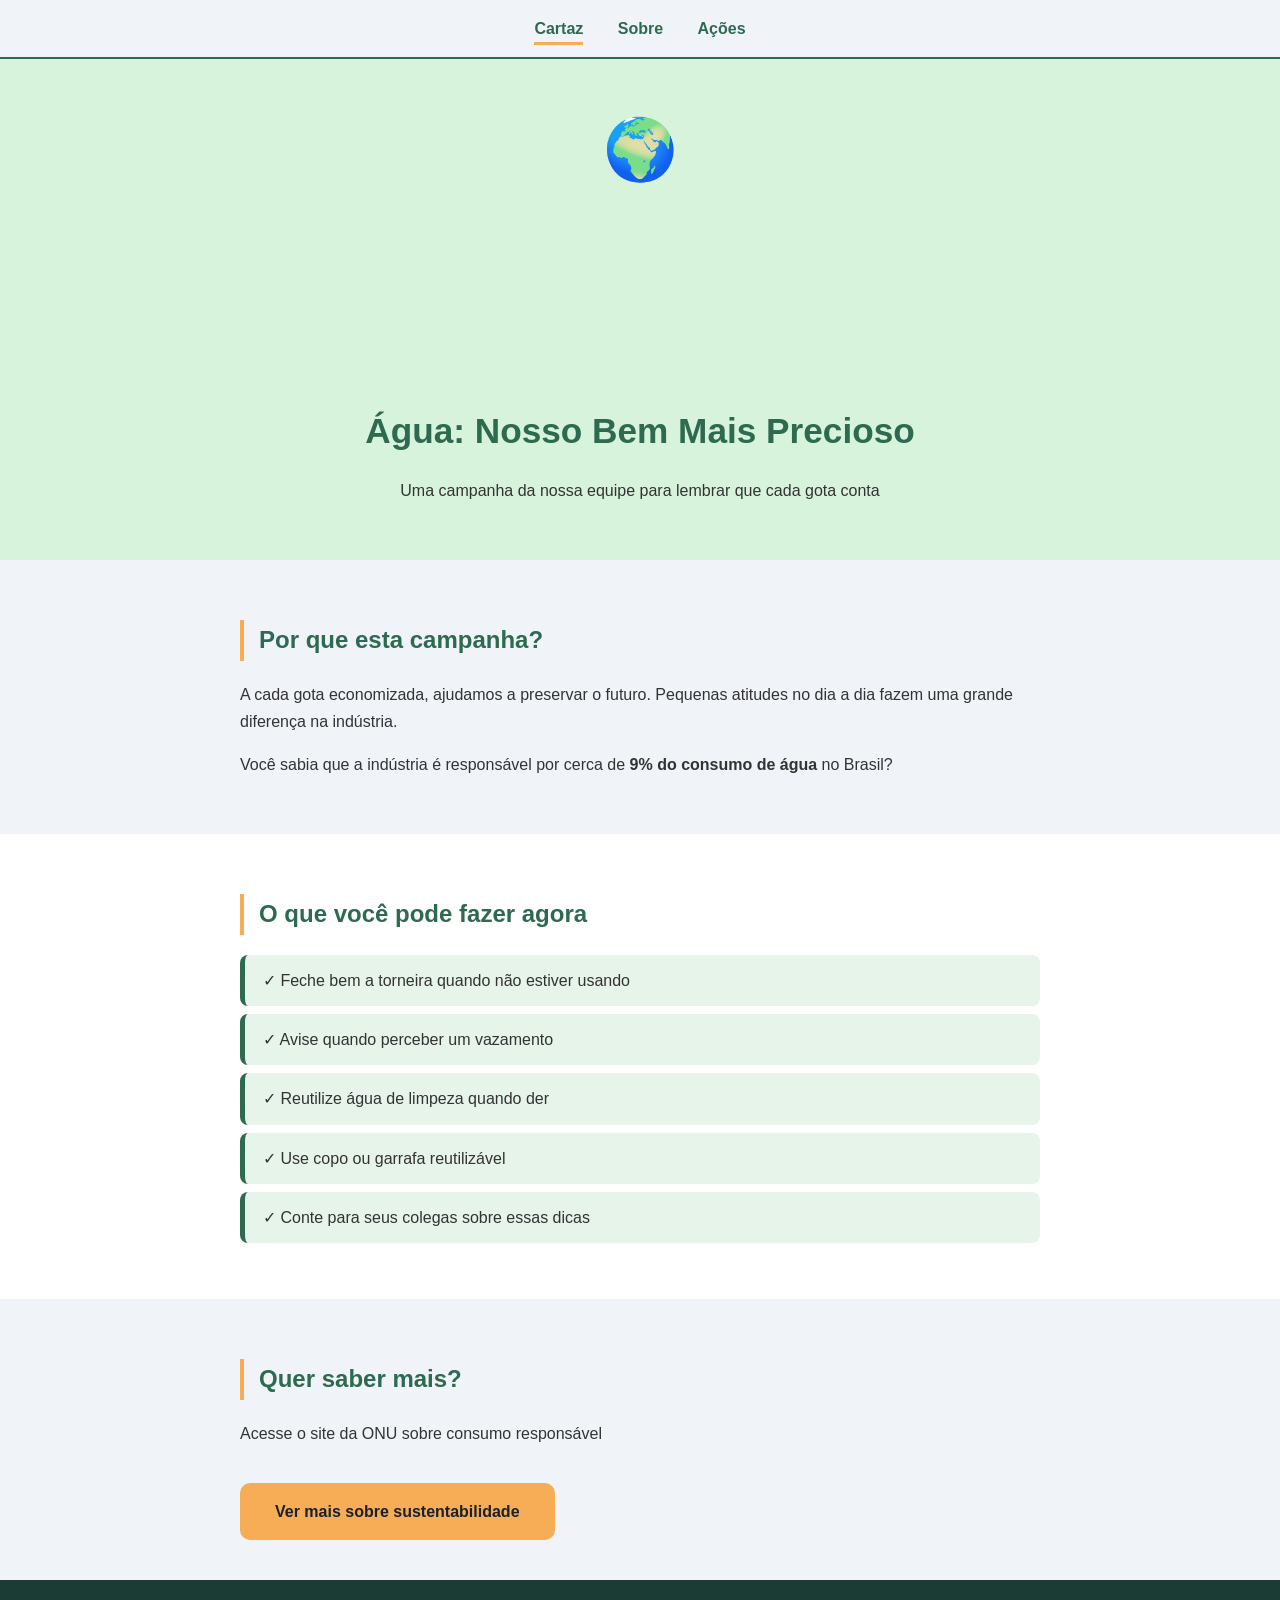
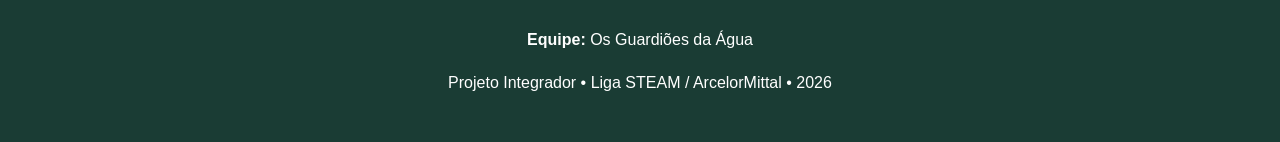
<file: index.html>
<!DOCTYPE html>
<html lang="pt-br">
<head>
  <meta charset="UTF-8">
  <meta name="viewport" content="width=device-width, initial-scale=1.0">
  <title>Água: Nosso Bem Mais Precioso | Campanha de Sustentabilidade</title>
  <link rel="stylesheet" href="/assets/style.css">
  <script src="/assets/script.js" defer></script>
</head>
<body>
  <nav class="menu-navegacao">
    <a href="index.html" class="ativo">Cartaz</a>
    <a href="sobre.html">Sobre</a>
    <a href="acoes.html">Ações</a>
  </nav>

  <header>
    <div class="emoji-grande" role="img" aria-label="Globo Terrestre">🌍</div>
    <h1>Água: Nosso Bem Mais Precioso</h1>
    <p class="subtitulo">Uma campanha da nossa equipe para lembrar que cada gota conta</p>
  </header>

  <main>
    <section>
      <h2>Por que esta campanha?</h2>
      <p>A cada gota economizada, ajudamos a preservar o futuro. Pequenas atitudes no dia a dia fazem uma grande diferença na indústria.</p>
      <p>Você sabia que a indústria é responsável por cerca de <strong>9% do consumo de água</strong> no Brasil?</p>
    </section>

    <section class="secao-cinza">
      <div class="container-central">
        <h2>O que você pode fazer agora</h2>
        <ul>
          <li>✓ Feche bem a torneira quando não estiver usando</li>
          <li>✓ Avise quando perceber um vazamento</li>
          <li>✓ Reutilize água de limpeza quando der</li>
          <li>✓ Use copo ou garrafa reutilizável</li>
          <li>✓ Conte para seus colegas sobre essas dicas</li>
        </ul>
      </div>
    </section>

    <section class="destaque">
      <h2>Quer saber mais?</h2>
      <p>Acesse o site da ONU sobre consumo responsável</p>
      <a href="https://brasil.un.org/pt-br/sdgs/12" class="botao" target="_blank" rel="noopener">Ver mais sobre sustentabilidade</a>
    </section>
  </main>

  <footer>
    <p><strong>Equipe:</strong> Os Guardiões da Água</p>
    <p>Projeto Integrador • Liga STEAM / ArcelorMittal • 2026</p>
  </footer>

</body>
</html>
</file>
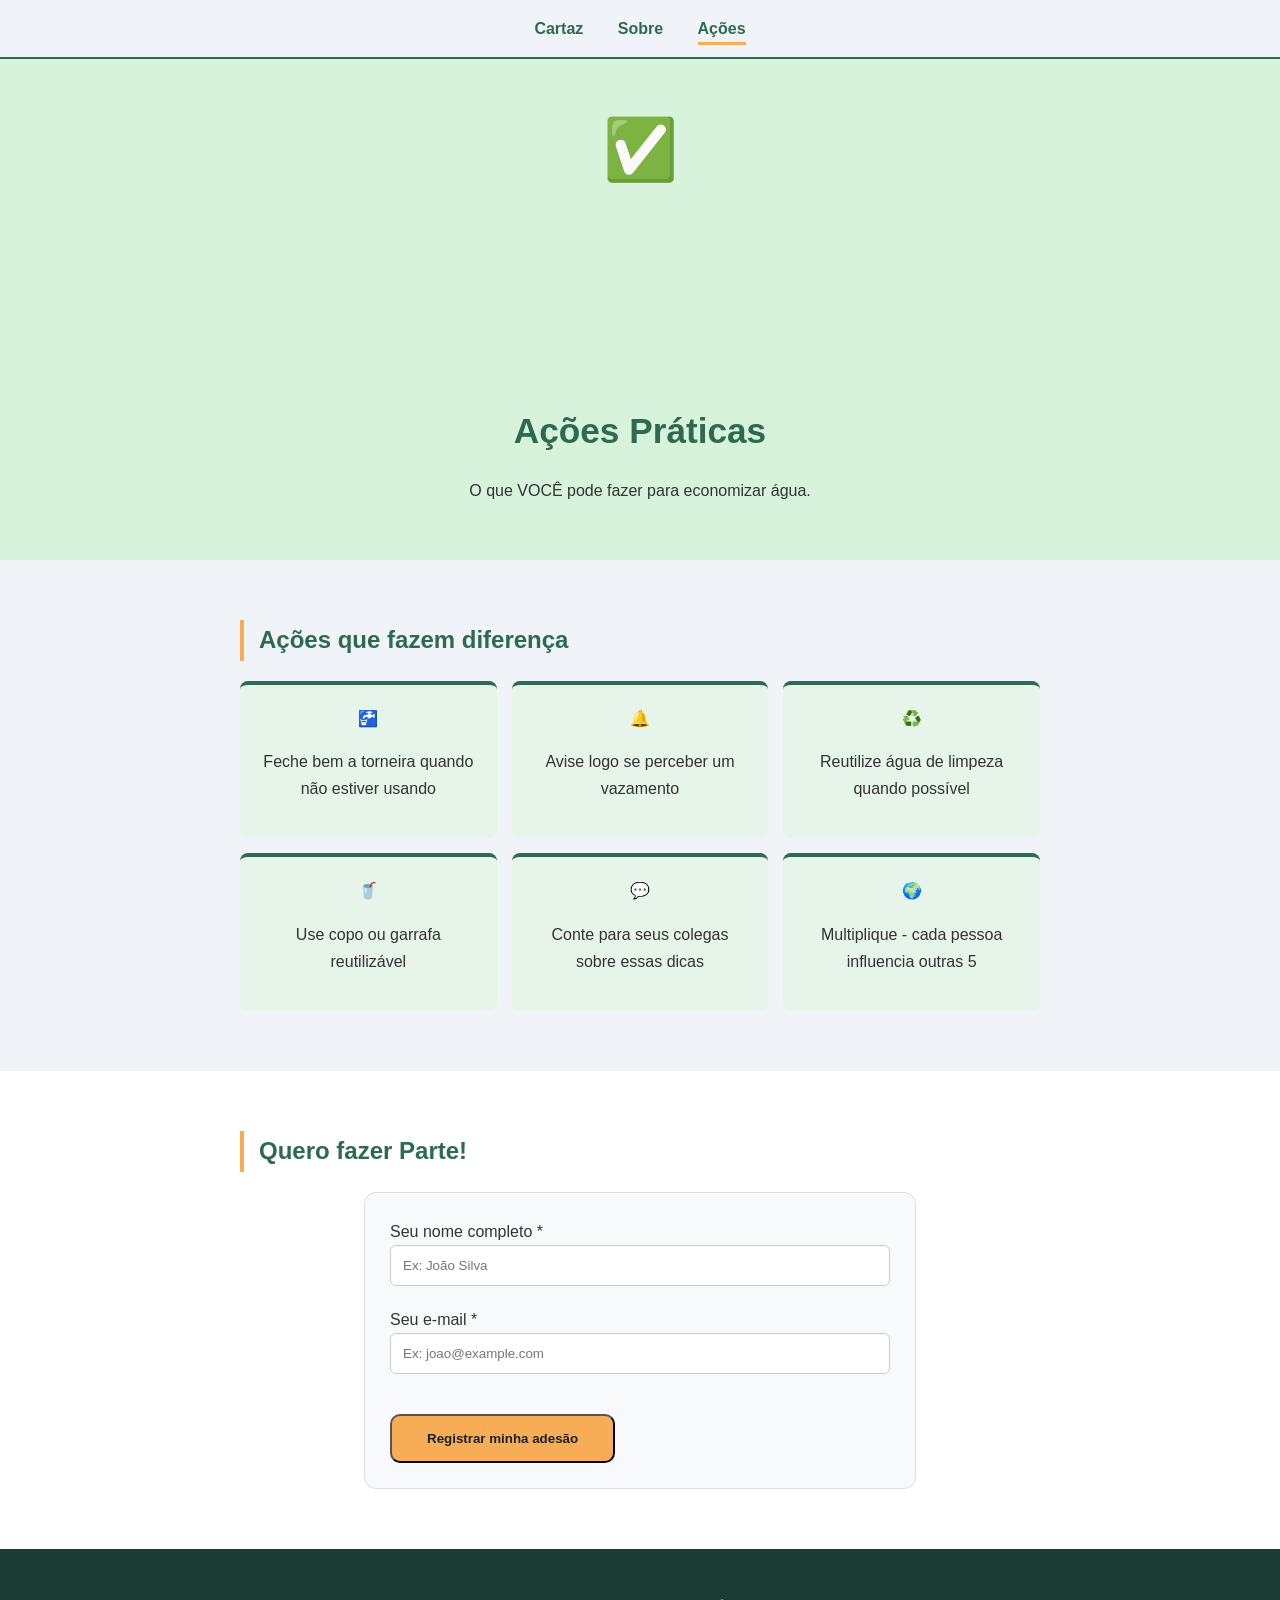
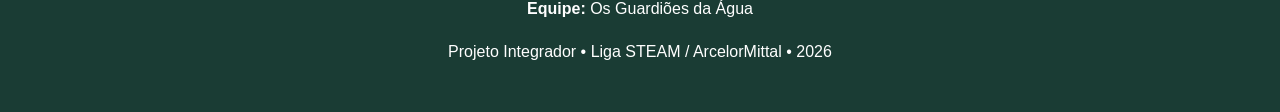
<file: acoes.html>
<!DOCTYPE html>
<html lang="pt-br">
<head>
  <meta charset="UTF-8">
  <meta name="viewport" content="width=device-width, initial-scale=1.0">
  <title>Ações Práticas | O que você pode fazer</title>
  <link rel="stylesheet" href="/assets/style.css">
  <script src="/assets/script.js" defer></script>
</head>
<body>
  <nav class="menu-navegacao">
    <a href="index.html">Cartaz</a>
    <a href="sobre.html">Sobre</a>
    <a href="acoes.html" class="ativo">Ações</a>
  </nav>

  <header>
    <div class="emoji-grande" role="img" aria-label="Checkmark">✅</div>
    <h1>Ações Práticas</h1>
    <p class="subtitulo">O que VOCÊ pode fazer para economizar água.</p>
  </header>

  <main>
    <section>
      <h2>Ações que fazem diferença</h2>
      <div class="lista-acoes" id="container-acoes"></div>
    </section>

    <section class="secao-cinza">
      <div class="container-central">
        <h2>Quero fazer Parte!</h2>
        <form class="formulario" id="formulario-adesao" novalidate>
          <label for="nome">Seu nome completo *</label>
          <input type="text" id="nome" name="nome" required placeholder="Ex: João Silva">

          <label for="email">Seu e-mail *</label>
          <input type="email" id="email" name="email" required placeholder="Ex: joao@example.com">

          <button class="botao" type="submit">Registrar minha adesão</button>
          <div class="mensagem-retorno" id="mensagem-retorno"></div>
        </form>
      </div>
    </section>
  </main>

  <footer>
    <p><strong>Equipe:</strong> Os Guardiões da Água</p>
    <p>Projeto Integrador • Liga STEAM / ArcelorMittal • 2026</p>
  </footer>
</body>
</html>
</file>
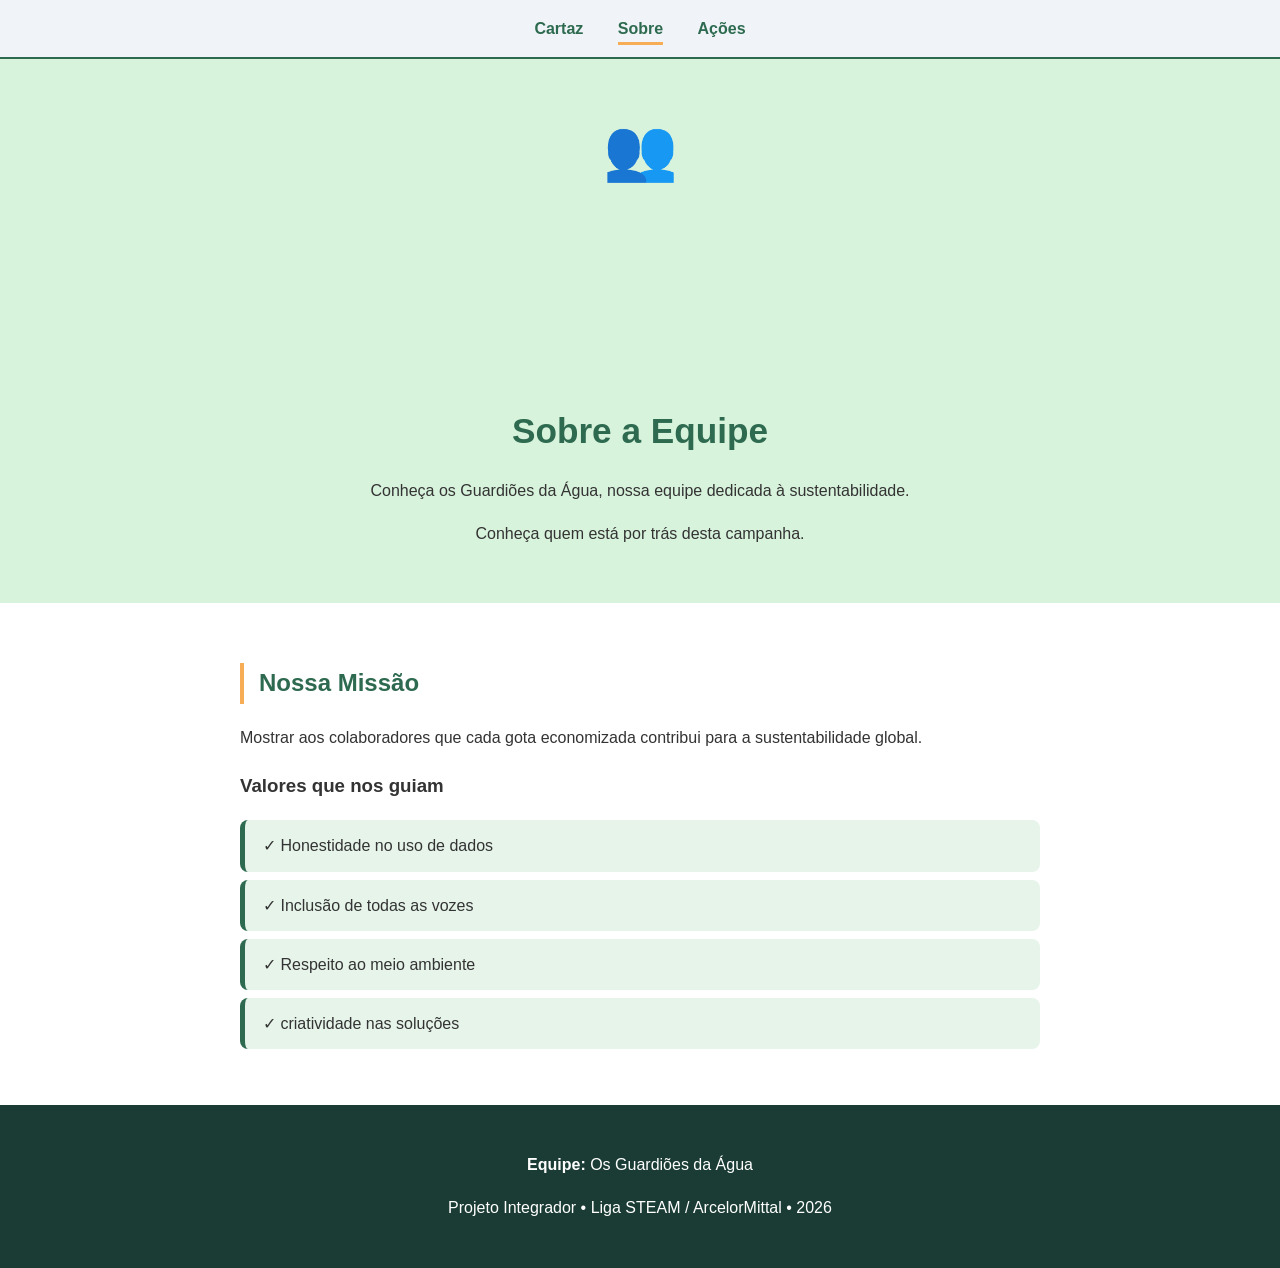
<file: sobre.html>
<!DOCTYPE html>
<html lang="pt-br">
<head>
  <meta charset="UTF-8">
  <meta name="viewport" content="width=device-width, initial-scale=1.0">
  <title>Sobre a Equipe | Guardiões da Água</title>
  <link rel="stylesheet" href="/assets/style.css">
  <script src="/assets/script.js" defer></script>
</head>
<body>
  <nav class="menu-navegacao">
    <a href="index.html">Cartaz</a>
    <a href="sobre.html" class="ativo">Sobre</a>
    <a href="acoes.html">Ações</a>
  </nav>

  <header>
    <div class="emoji-grande" role="img" aria-label="Pessoas unidas">👥</div>
    <h1>Sobre a Equipe</h1>
    <p class="subtitulo">Conheça os Guardiões da Água, nossa equipe dedicada à sustentabilidade.</p>
    <p class="subtitulo">Conheça quem está por trás desta campanha.</p>
  </header>

  <main>
    <section class="secao-cinza">
      <div class="container-central">
        <h2>Nossa Missão</h2>
        <p>Mostrar aos colaboradores que cada gota economizada contribui para a sustentabilidade global.</p>
        <h3 class="titulo-menor">Valores que nos guiam</h3>
        <ul>
          <li>✓ Honestidade no uso de dados</li>
          <li>✓ Inclusão de todas as vozes</li>
          <li>✓ Respeito ao meio ambiente</li>
          <li>✓ criatividade nas soluções</li>
        </ul>
      </div>
    </section>
  </main>

  <footer>
    <p><strong>Equipe:</strong> Os Guardiões da Água</p>
    <p>Projeto Integrador • Liga STEAM / ArcelorMittal • 2026</p>
  </footer>
</body>
</html>
</file>
<file: assets/style.css>
body {
  font-family: 'Segoe UI', Arial, sans-serif;
  color: #333333;
  background-color: #f0f4f8;
  line-height: 1.7;
  margin: 0;
}

.menu-navegacao {
  background: #f0f4f8;
  padding: 15px;
  text-align: center;
  border-bottom: 2px solid #2d6a4f;
  position: sticky;
  top: 0;
  z-index: 1000;
}

.menu-navegacao a {
  color: #2d6a4f;
  text-decoration: none;
  margin: 0 15px;
  font-weight: bold;
  transition: 0.3s;
  padding-bottom: 5px;
}

.menu-navegacao a:hover, .menu-navegacao a.ativo {
  border-bottom: 3px solid #f6ad55;
}

header {
  background-color: #d8f3dc;
  padding: 40px 20px;
  text-align: center;
}

.emoji-grande {
  font-size: 60px;
  margin-bottom: 200px;
}

h1 {
  color: #2d6a4f;
  font-size: 2.2rem;
  margin: 0 0 10px;
}

section {
  padding: 40px 20px;
  max-width: 800px;
  margin: 0 auto;
}

.secao-cinza {
  background-color: #ffffff;
  max-width: 100%;
}

.container-central {
  max-width: 800px;
  margin: 0 auto;
}

h2 {
  color: #2d6a4f;
  border-left: 4px solid #f6ad55;
  padding-left: 15px;
}

ul {
  list-style: none;
  padding: 0;
}

li {
  background-color: #e6f4ea;
  padding: 12px 18px;
  margin-bottom: 8px;
  border-radius: 8px;
  border-left: 5px solid #2d6a4f;
}

.lista-acoes {
  display: grid;
  grid-template-columns: repeat(auto-fit, minmax(250px, 1fr));
  gap: 15px;
  margin: 20px 0;
}

.acao-item {
  background-color: #e6f4ea;
  padding: 20px;
  border-radius: 8px;
  border-top: 4px solid #2d6a4f;
  text-align: center;
}

.acao-item:hover {
  transform: translateY(-5px);
}

.formulario {
  max-width: 500px;
  margin: 20px auto;
  padding: 25px;
  background-color: #f8f9fa;
  border: 1px solid #ddd;
  border-radius: 12px;
}

.formulario input {
  width: 100%;
  padding: 12px;
  margin-bottom: 20px;
  border: 1px solid #ccc;
  border-radius: 6px;
  box-sizing: border-box;
}

.botao {
  display: inline-block;
  background-color: #f6ad55;
  color: #1a202c;
  padding: 15px 35px;
  border-radius: 10px;
  text-decoration: none;
  font-weight: bold;
  margin-top: 20px;
  cursor: pointer;
}

footer {
  background-color: #1a3c34;
  color: white;
  text-align: center;
  padding: 30px;
}
</file>
